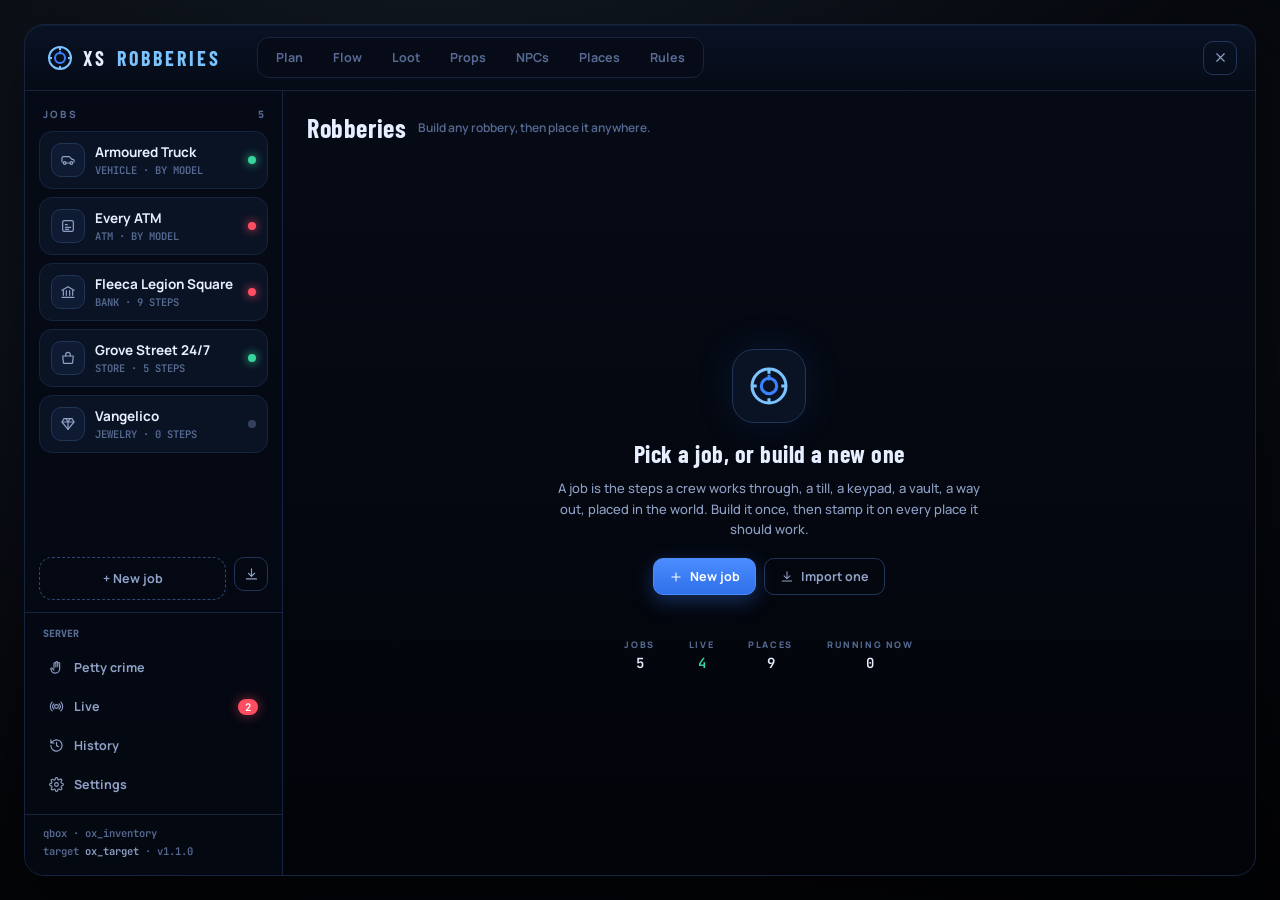
<file: html/preview.html>
<!DOCTYPE html>
<html lang="en">
<head>
    <meta charset="UTF-8">
    <meta name="viewport" content="width=device-width, initial-scale=1.0">
    <title>XS-Robberies preview</title>
    <link rel="preconnect" href="https://fonts.googleapis.com">
    <link rel="preconnect" href="https://fonts.gstatic.com" crossorigin>
    <link href="https://fonts.googleapis.com/css2?family=Barlow+Condensed:wght@500;600;700&family=Manrope:wght@500;600;700;800&family=JetBrains+Mono:wght@500;600;700&display=swap" rel="stylesheet">
    <link rel="stylesheet" href="css/app.css">
    <link rel="stylesheet" href="css/play.css">
</head>
<body style="background:radial-gradient(1400px 900px at 30% 20%,#3a4d63,#141c26 60%,#080b10)">
<div id="hud" class="hidden"></div>
<div id="minigame" class="hidden"></div>
<div id="app" class="hidden"></div>
<div id="toasts"></div>

<script src="js/core.js"></script>
<script src="js/mock-catalogue.js"></script>
<script src="js/mock.js"></script>
<script src="js/model.js"></script>
<script src="js/hud.js"></script>
<script src="js/minigames.js"></script>
<script src="js/steps.js"></script>
<script src="js/views/plan.js"></script>
<script src="js/views/flow.js"></script>
<script src="js/views/loot.js"></script>
<script src="js/views/props.js"></script>
<script src="js/views/npcs.js"></script>
<script src="js/views/places.js"></script>
<script src="js/views/rules.js"></script>
<script src="js/views/server.js"></script>
<script src="js/views/petty.js"></script>
<script src="js/inspector.js"></script>
<script src="js/setup.js"></script>
<script src="js/app.js"></script>
</body>
</html>
</file>
<file: html/css/app.css>
:root {
    --bg0: #020409;
    --bg1: #060b17;
    --bg2: #0a1324;
    --bg3: #0f1b33;
    --bg4: #142440;
    --line: #16243f;
    --line2: #213558;
    --line3: #2d4774;
    --ink: #e6eeff;
    --ink2: #8fa1c6;
    --ink3: #566a92;
    --blue: #3b82ff;
    --blue2: #5aa2ff;
    --ice: #7cc4ff;
    --red: #ff4d61;
    --gold: #ffc35a;
    --green: #39d49b;
    --violet: #a98bff;
    --pink: #ff5d73;
    --blue-dim: rgba(59, 130, 255, .14);
    --red-dim: rgba(255, 77, 97, .13);
    --gold-dim: rgba(255, 195, 90, .13);
    --green-dim: rgba(57, 212, 155, .12);
    --font-ui: 'Manrope', system-ui, sans-serif;
    --font-head: 'Barlow Condensed', 'Manrope', sans-serif;
    --font-mono: 'JetBrains Mono', ui-monospace, monospace;
    --ease: cubic-bezier(.2, .8, .2, 1);
}

* { box-sizing: border-box; margin: 0; padding: 0; }

html, body {
    width: 100%;
    height: 100%;
    overflow: hidden;
    background: transparent;
    font-family: var(--font-ui);
    color: var(--ink);
    -webkit-font-smoothing: antialiased;
    user-select: none;
}

.hidden { display: none !important; }

::-webkit-scrollbar { width: 8px; height: 8px; }
::-webkit-scrollbar-track { background: transparent; }
::-webkit-scrollbar-thumb { background: var(--line2); border-radius: 8px; border: 2px solid transparent; background-clip: padding-box; }
::-webkit-scrollbar-thumb:hover { background: var(--line3); background-clip: padding-box; }

input, textarea, select, button { font-family: inherit; color: inherit; }
input, textarea { user-select: text; }

#app {
    position: fixed;
    inset: 0;
    display: grid;
    place-items: center;
    background: radial-gradient(1200px 700px at 50% 40%, rgba(2, 6, 16, .55), rgba(0, 0, 0, .72));
    transition: opacity .25s var(--ease);
}

#app.suspended { opacity: 0; pointer-events: none; }

.window {
    position: relative;
    width: min(1560px, calc(100vw - 48px));
    height: min(880px, calc(100vh - 48px));
    border-radius: 20px;
    overflow: hidden;
    background: linear-gradient(180deg, var(--bg1), var(--bg0));
    border: 1px solid var(--line);
    box-shadow: 0 30px 90px rgba(0, 0, 0, .7), inset 0 1px 0 rgba(124, 196, 255, .06);
    display: grid;
    grid-template-rows: 66px 1fr;
    animation: windowIn .38s var(--ease);
}

@keyframes windowIn {
    from { opacity: 0; transform: translateY(14px) scale(.985); }
    to { opacity: 1; transform: none; }
}

.top {
    display: flex;
    align-items: center;
    gap: 14px;
    padding: 0 18px 0 22px;
    border-bottom: 1px solid var(--line);
    background: linear-gradient(180deg, rgba(59, 130, 255, .06), transparent);
}

.logo {
    display: flex;
    align-items: center;
    gap: 10px;
    font: 700 20px var(--font-head);
    letter-spacing: 3px;
    white-space: nowrap;
}

.logo b { color: var(--ice); font-weight: 700; }
.logo svg { flex-shrink: 0; }
.logo .dial { transform-origin: 13px 13px; animation: dial 14s linear infinite; }

@keyframes dial { to { transform: rotate(360deg); } }

.tabs {
    display: flex;
    gap: 2px;
    margin-left: 22px;
    padding: 4px;
    border-radius: 12px;
    background: var(--bg1);
    border: 1px solid var(--line);
    position: relative;
}

.tab {
    position: relative;
    z-index: 1;
    padding: 7px 14px;
    border-radius: 9px;
    font: 700 12.5px var(--font-ui);
    color: var(--ink2);
    cursor: pointer;
    transition: color .2s;
    white-space: nowrap;
}

.tab:hover { color: var(--ink); }
.tab.on { color: var(--ink); }
.tab .n { margin-left: 6px; font: 600 10.5px var(--font-mono); color: var(--ink3); }
.tab.on .n { color: var(--ice); }
.tabs.off .tab { color: var(--ink3); }
.tabs.off .tab-glider { opacity: 0; }

.tab-glider {
    position: absolute;
    z-index: 0;
    top: 4px;
    bottom: 4px;
    border-radius: 9px;
    background: var(--bg3);
    box-shadow: inset 0 0 0 1px var(--line2), 0 0 18px rgba(59, 130, 255, .15);
    transition: left .28s var(--ease), width .28s var(--ease), opacity .2s;
}

.top-actions { margin-left: auto; display: flex; align-items: center; gap: 8px; }

.btn {
    display: inline-flex;
    align-items: center;
    justify-content: center;
    gap: 7px;
    padding: 9px 15px;
    border-radius: 10px;
    border: 1px solid var(--line2);
    background: transparent;
    font: 700 12.5px var(--font-ui);
    color: var(--ink2);
    cursor: pointer;
    white-space: nowrap;
    transition: background .18s, border-color .18s, color .18s, transform .12s, box-shadow .18s;
}

.btn:hover { color: var(--ink); border-color: var(--line3); background: rgba(124, 196, 255, .05); }
.btn:active { transform: scale(.97); }
.btn:disabled { opacity: .45; cursor: default; transform: none; }
.btn svg { flex-shrink: 0; }

.btn.primary {
    background: linear-gradient(180deg, #4b8dff, #2f6fe8);
    border-color: #4b8dff;
    color: #fff;
    box-shadow: 0 6px 20px rgba(59, 130, 255, .32);
}

.btn.primary:hover { background: linear-gradient(180deg, #5b98ff, #3a78ef); color: #fff; }
.btn.primary.pulse { animation: savePulse 1.8s ease-in-out infinite; }

@keyframes savePulse {
    0%, 100% { box-shadow: 0 6px 20px rgba(59, 130, 255, .32); }
    50% { box-shadow: 0 6px 28px rgba(59, 130, 255, .62), 0 0 0 3px rgba(59, 130, 255, .18); }
}

.btn.danger { color: #ff8a97; border-color: rgba(255, 77, 97, .35); }
.btn.danger:hover { background: var(--red-dim); color: #ffb3bc; border-color: rgba(255, 77, 97, .6); }
.btn.live { color: var(--green); border-color: rgba(57, 212, 155, .4); background: var(--green-dim); }
.btn.sm { padding: 6px 10px; font-size: 11.5px; border-radius: 8px; }
.btn.xs { padding: 4px 8px; font-size: 11px; border-radius: 7px; }
.btn.ghost { border-color: transparent; }
.btn.ghost:hover { border-color: var(--line2); }
.btn.wide { width: 100%; }

.icon-btn {
    width: 34px;
    height: 34px;
    border-radius: 10px;
    border: 1px solid var(--line2);
    background: transparent;
    display: grid;
    place-items: center;
    color: var(--ink2);
    cursor: pointer;
    transition: all .18s;
}

.icon-btn:hover { color: var(--ink); border-color: var(--line3); background: rgba(124, 196, 255, .06); }
.icon-btn.on { color: #fff; background: var(--blue); border-color: var(--blue); }

.body {
    display: grid;
    grid-template-columns: 258px 1fr 362px;
    min-height: 0;
}

.body.wide { grid-template-columns: 258px 1fr 0; }
.body.wide .inspector { display: none; }

.rail {
    border-right: 1px solid var(--line);
    background: rgba(6, 11, 23, .6);
    display: flex;
    flex-direction: column;
    min-height: 0;
}

.rail-head {
    display: flex;
    align-items: center;
    justify-content: space-between;
    padding: 16px 18px 8px;
    font: 800 10px var(--font-ui);
    letter-spacing: 2.2px;
    color: var(--ink3);
}

.rail-head span:last-child { font-family: var(--font-mono); letter-spacing: 0; }

.jobs {
    flex: 1;
    min-height: 0;
    overflow-y: auto;
    padding: 2px 14px 10px;
    display: flex;
    flex-direction: column;
    gap: 8px;
}

.job {
    display: grid;
    grid-template-columns: 34px 1fr auto;
    gap: 2px 10px;
    align-items: center;
    padding: 11px;
    border-radius: 13px;
    background: var(--bg2);
    border: 1px solid var(--line);
    cursor: pointer;
    transition: border-color .2s, background .2s, transform .15s;
    animation: rise .35s var(--ease) backwards;
}

.job:hover { border-color: var(--line3); transform: translateX(2px); }

.job .ic {
    grid-row: span 2;
    width: 34px;
    height: 34px;
    border-radius: 10px;
    background: var(--bg3);
    border: 1px solid var(--line2);
    display: grid;
    place-items: center;
    color: var(--ink2);
}

.job .nm { font: 700 13.5px var(--font-ui); white-space: nowrap; overflow: hidden; text-overflow: ellipsis; }
.job .k { font: 600 10.5px var(--font-mono); color: var(--ink3); white-space: nowrap; overflow: hidden; text-overflow: ellipsis; }

.job .d {
    grid-row: span 2;
    width: 8px;
    height: 8px;
    border-radius: 50%;
    background: #33415e;
}

.job .d.live { background: var(--green); box-shadow: 0 0 10px var(--green); }
.job .d.running { background: var(--red); box-shadow: 0 0 10px var(--red); animation: blink 1.1s ease-in-out infinite; }

.job.on {
    border-color: rgba(59, 130, 255, .6);
    background: linear-gradient(180deg, rgba(59, 130, 255, .14), rgba(59, 130, 255, .04));
    box-shadow: 0 0 0 1px rgba(59, 130, 255, .22), 0 10px 30px rgba(59, 130, 255, .08);
}

.job.on .ic { background: rgba(59, 130, 255, .2); border-color: rgba(59, 130, 255, .5); color: var(--ice); }

@keyframes rise {
    from { opacity: 0; transform: translateY(6px); }
    to { opacity: 1; transform: none; }
}

@keyframes blink { 50% { opacity: .35; } }

.rail-new { padding: 0 14px 12px; display: grid; grid-template-columns: 1fr auto; gap: 8px; }

.new-job {
    padding: 12px;
    border-radius: 13px;
    border: 1px dashed var(--line3);
    background: transparent;
    text-align: center;
    font: 700 12.5px var(--font-ui);
    color: var(--ink2);
    cursor: pointer;
    transition: all .2s;
}

.new-job:hover { color: var(--ice); border-color: var(--blue2); background: var(--blue-dim); }

.server-nav { padding: 10px 14px 12px; border-top: 1px solid var(--line); display: flex; flex-direction: column; gap: 4px; }

.server-nav .rail-head { padding: 4px 4px 6px; }

.nav-row {
    display: flex;
    align-items: center;
    gap: 10px;
    padding: 9px 10px;
    border-radius: 10px;
    font: 700 12.5px var(--font-ui);
    color: var(--ink2);
    cursor: pointer;
    transition: all .18s;
}

.nav-row:hover { background: var(--bg2); color: var(--ink); }
.nav-row.on { background: var(--bg3); color: var(--ink); box-shadow: inset 0 0 0 1px var(--line2); }
.nav-row .cnt { margin-left: auto; font: 700 10.5px var(--font-mono); color: var(--ink3); }
.nav-row .cnt.hot { color: #fff; background: var(--red); padding: 1px 7px; border-radius: 99px; box-shadow: 0 0 12px rgba(255, 77, 97, .5); }

.rail-foot {
    padding: 10px 18px 14px;
    font: 600 10.5px var(--font-mono);
    color: var(--ink3);
    line-height: 1.7;
    border-top: 1px solid var(--line);
}

.rail-foot b { color: var(--ink2); font-weight: 600; }

.main { position: relative; min-width: 0; min-height: 0; display: flex; flex-direction: column; }

.main-head {
    display: flex;
    align-items: center;
    gap: 12px;
    padding: 16px 24px 0;
    min-height: 56px;
}

.main-head h2 {
    font: 700 26px var(--font-head);
    letter-spacing: .6px;
    white-space: nowrap;
    overflow: hidden;
    text-overflow: ellipsis;
    max-width: 46%;
}

.main-head .sub { font: 600 12px var(--font-ui); color: var(--ink3); }

.chip {
    padding: 4px 9px;
    border-radius: 7px;
    font: 800 10px var(--font-ui);
    letter-spacing: 1.6px;
    background: var(--bg3);
    border: 1px solid var(--line2);
    color: var(--ice);
    white-space: nowrap;
}

.chip.live { color: var(--green); border-color: rgba(57, 212, 155, .4); background: rgba(57, 212, 155, .08); }
.chip.draft { color: var(--ink2); }
.chip.warn { color: var(--gold); border-color: rgba(255, 195, 90, .4); background: var(--gold-dim); }
.chip.bad { color: #ff8a97; border-color: rgba(255, 77, 97, .4); background: var(--red-dim); }
.chip.dirty { color: var(--gold); border-color: rgba(255, 195, 90, .35); background: transparent; }

.kpis { margin-left: auto; display: flex; gap: 20px; }
.kpi small { display: block; font: 800 9.5px var(--font-ui); letter-spacing: 1.8px; color: var(--ink3); }
.kpi b { font: 600 15px var(--font-mono); white-space: nowrap; }

.view {
    position: relative;
    flex: 1;
    min-height: 0;
    padding: 14px 16px 16px;
    animation: viewIn .3s var(--ease);
}

.view.scroll { overflow-y: auto; padding: 14px 24px 24px; }

@keyframes viewIn {
    from { opacity: 0; transform: translateY(8px); }
    to { opacity: 1; transform: none; }
}

.inspector {
    border-left: 1px solid var(--line);
    background: rgba(6, 11, 23, .6);
    min-height: 0;
    overflow-y: auto;
    padding: 18px;
}

.inspector > * { animation: rise .3s var(--ease) backwards; }

.canvas {
    position: absolute;
    inset: 0;
    border-radius: 16px;
    border: 1px solid var(--line);
    overflow: hidden;
    background:
        linear-gradient(rgba(124, 196, 255, .05) 1px, transparent 1px) 0 0 / 100px 100px,
        linear-gradient(90deg, rgba(124, 196, 255, .05) 1px, transparent 1px) 0 0 / 100px 100px,
        linear-gradient(rgba(124, 196, 255, .022) 1px, transparent 1px) 0 0 / 20px 20px,
        linear-gradient(90deg, rgba(124, 196, 255, .022) 1px, transparent 1px) 0 0 / 20px 20px,
        radial-gradient(700px 480px at 55% 45%, #0b1a36, #060c1a 70%, #04080f);
}

.canvas svg.stage { position: absolute; inset: 0; width: 100%; height: 100%; cursor: grab; }
.canvas svg.stage.drag { cursor: grabbing; }

.canvas-wrap { position: absolute; inset: 14px 16px 62px; }
.canvas-wrap.full { inset: 14px 16px 16px; }

.overlay-tools { position: absolute; left: 14px; top: 14px; display: flex; flex-direction: column; gap: 6px; z-index: 2; }
.overlay-tools .icon-btn { background: rgba(10, 19, 36, .94); }

.legend {
    position: absolute;
    right: 14px;
    top: 14px;
    z-index: 2;
    padding: 10px 12px;
    border-radius: 12px;
    background: rgba(6, 11, 23, .94);
    border: 1px solid var(--line2);
    display: grid;
    gap: 6px;
    font: 600 11px var(--font-ui);
    color: var(--ink2);
}

.legend span { display: flex; align-items: center; gap: 8px; }
.legend i { width: 16px; height: 0; border-top: 2px dashed var(--blue); }
.legend i.dot { width: 9px; height: 9px; border: none; border-radius: 50%; background: var(--red); }
.legend i.sq { width: 9px; height: 9px; border: 1.5px solid var(--green); border-radius: 2px; }
.legend i.ring { width: 9px; height: 9px; border: 1.5px dashed var(--gold); border-radius: 50%; }
.legend i.ped { width: 10px; height: 10px; border: 1.5px solid var(--pink); border-radius: 50%; background: rgba(255, 93, 115, .14); }
.legend i.anchor { width: 11px; height: 11px; border: 1.5px solid var(--gold); border-radius: 50%; position: relative; }
.legend i.anchor::after { content: ""; position: absolute; inset: 3px; border-radius: 50%; background: var(--gold); }

.strip {
    position: absolute;
    left: 16px;
    right: 16px;
    bottom: 12px;
    height: 40px;
    display: flex;
    align-items: center;
    gap: 8px;
    font: 600 11.5px var(--font-ui);
    color: var(--ink3);
    overflow: hidden;
}

.strip .pill {
    padding: 6px 10px;
    border-radius: 8px;
    background: var(--bg2);
    border: 1px solid var(--line);
    color: var(--ink2);
    font: 600 11px var(--font-mono);
    white-space: nowrap;
    cursor: pointer;
    transition: all .18s;
}

.strip .pill:hover { border-color: var(--line3); color: var(--ink); }
.strip .pill.on { border-color: rgba(59, 130, 255, .55); color: var(--ice); }
.strip .pill.off { opacity: .55; text-decoration: line-through; }
.strip .push { margin-left: auto; white-space: nowrap; }

.marker { cursor: pointer; }
.marker .ring { transition: r .2s; }
.marker:hover .face { stroke-width: 3; }
.marker.sel .pulse { animation: pulse 1.8s ease-out infinite; transform-box: fill-box; transform-origin: center; }

@keyframes pulse {
    0% { transform: scale(.7); opacity: .7; }
    100% { transform: scale(1.9); opacity: 0; }
}

.route { animation: dash 1.1s linear infinite; }
.route.slow { animation-duration: 2.2s; }

@keyframes dash { to { stroke-dashoffset: -15; } }

.tip {
    position: absolute;
    z-index: 5;
    pointer-events: none;
    padding: 8px 10px;
    border-radius: 9px;
    background: rgba(4, 8, 18, .97);
    border: 1px solid var(--line3);
    font: 600 11.5px var(--font-ui);
    color: var(--ink);
    white-space: nowrap;
    box-shadow: 0 10px 30px rgba(0, 0, 0, .5);
    transform: translate(-50%, calc(-100% - 14px));
}

.tip small { display: block; font: 600 10.5px var(--font-mono); color: var(--ink3); margin-top: 2px; }

.empty {
    position: absolute;
    inset: 0;
    display: flex;
    flex-direction: column;
    align-items: center;
    justify-content: center;
    gap: 10px;
    text-align: center;
    padding: 30px;
}

.empty.inline { position: relative; padding: 50px 20px; }
.empty .mark { width: 74px; height: 74px; border-radius: 22px; display: grid; place-items: center; background: var(--bg2); border: 1px solid var(--line2); color: var(--ice); margin-bottom: 6px; box-shadow: 0 0 40px rgba(59, 130, 255, .12); }
.empty h3 { font: 700 24px var(--font-head); letter-spacing: .5px; }
.empty p { max-width: 430px; font: 500 13px/1.6 var(--font-ui); color: var(--ink2); }
.empty .row { display: flex; gap: 8px; margin-top: 8px; }

.flow-scroll { position: absolute; inset: 0; overflow: auto; }
.flow-board { position: relative; }
.flow-board svg { position: absolute; left: 0; top: 0; pointer-events: none; overflow: visible; }

.colh { position: absolute; font: 800 9.5px var(--font-ui); letter-spacing: 2px; color: var(--ink3); white-space: nowrap; }

.node {
    position: absolute;
    width: 172px;
    padding: 10px 11px 9px;
    border-radius: 12px;
    background: linear-gradient(180deg, #0f1b33, #0b1428);
    border: 1px solid var(--line2);
    box-shadow: 0 10px 26px rgba(0, 0, 0, .45);
    cursor: pointer;
    transition: border-color .2s, transform .18s, box-shadow .2s;
    animation: rise .35s var(--ease) backwards;
}

.node:hover { transform: translateY(-2px); border-color: var(--line3); }
.node::before { content: ''; position: absolute; left: 10px; right: 10px; top: -1px; height: 2px; border-radius: 2px; background: var(--c, var(--blue)); }
.node .k { font: 800 9px var(--font-ui); letter-spacing: 1.8px; color: var(--c, var(--ice)); text-transform: uppercase; white-space: nowrap; overflow: hidden; text-overflow: ellipsis; padding-right: 12px; }
.node .n { font: 700 14px var(--font-ui); margin: 2px 0 4px; white-space: nowrap; overflow: hidden; text-overflow: ellipsis; }
.node .m { font: 500 10.5px/1.5 var(--font-mono); color: var(--ink3); white-space: nowrap; overflow: hidden; text-overflow: ellipsis; }
.node.sel { border-color: var(--blue); box-shadow: 0 0 0 3px rgba(59, 130, 255, .25), 0 0 30px rgba(59, 130, 255, .22); }
.node.opt { border-style: dashed; background: rgba(10, 19, 36, .6); }
.node.off { opacity: .45; }
.node .pd { position: absolute; right: 9px; top: 10px; width: 7px; height: 7px; border-radius: 50%; background: var(--red); box-shadow: 0 0 8px var(--red); }
.node .warn { color: var(--gold); }

.clock { position: absolute; left: 16px; right: 16px; bottom: 10px; height: 44px; }
.clock label { position: absolute; left: 0; top: 13px; font: 800 10px var(--font-ui); letter-spacing: 1.6px; color: var(--ink3); white-space: nowrap; }
.clock label b { color: var(--ink); font-family: var(--font-mono); letter-spacing: 0; }
.clock .track { position: absolute; left: 112px; right: 0; top: 18px; height: 8px; border-radius: 99px; background: var(--bg2); border: 1px solid var(--line); overflow: hidden; display: flex; }
.clock .track i { display: block; height: 100%; transition: width .4s var(--ease); }
.clock .mk { position: absolute; top: 4px; bottom: 0; width: 2px; }
.clock .mk b { position: absolute; top: -2px; left: 6px; font: 800 9px var(--font-ui); letter-spacing: 1.4px; white-space: nowrap; }

.sec { margin-bottom: 18px; }
.sec-title {
    display: flex;
    align-items: center;
    gap: 10px;
    font: 800 10px var(--font-ui);
    letter-spacing: 2px;
    color: var(--ink3);
    text-transform: uppercase;
    margin: 4px 0 10px;
}

.sec-title::after { content: ''; flex: 1; height: 1px; background: var(--line); }
.sec-title .act { order: 2; }

.hint { font: 500 12px/1.55 var(--font-ui); color: var(--ink3); }
.hint b { color: var(--ink2); }

.grid2 { display: grid; grid-template-columns: 1fr 1fr; gap: 10px; }
.grid3 { display: grid; grid-template-columns: repeat(3, 1fr); gap: 10px; }
.grid4 { display: grid; grid-template-columns: repeat(4, 1fr); gap: 10px; }

.f { display: flex; flex-direction: column; gap: 5px; min-width: 0; }
.f.wide { grid-column: 1 / -1; }
.f > label, .f-label {
    font: 800 9.5px var(--font-ui);
    letter-spacing: 1.6px;
    color: var(--ink3);
    text-transform: uppercase;
    white-space: nowrap;
    overflow: hidden;
    text-overflow: ellipsis;
}

.f .fh { font: 500 11px/1.5 var(--font-ui); color: var(--ink3); }

.inp, .f input[type=text], .f input[type=number], .f select, .f textarea, select.sel {
    width: 100%;
    padding: 9px 11px;
    border-radius: 10px;
    background: var(--bg1);
    border: 1px solid var(--line2);
    font: 600 12.5px var(--font-mono);
    color: var(--ink);
    outline: none;
    transition: border-color .18s, box-shadow .18s;
}

.f textarea { min-height: 120px; resize: vertical; font-size: 11.5px; line-height: 1.5; }
.inp:focus, .f input:focus, .f select:focus, .f textarea:focus, select.sel:focus { border-color: var(--blue); box-shadow: 0 0 0 3px rgba(59, 130, 255, .18); }
.f select, select.sel { appearance: none; cursor: pointer; background-image: linear-gradient(45deg, transparent 50%, var(--ink3) 50%), linear-gradient(135deg, var(--ink3) 50%, transparent 50%); background-position: calc(100% - 15px) 52%, calc(100% - 10px) 52%; background-size: 5px 5px, 5px 5px; background-repeat: no-repeat; padding-right: 26px; font-family: var(--font-ui); font-weight: 700; }
.f select option, select.sel option { background: var(--bg2); color: var(--ink); }
input[type=number]::-webkit-inner-spin-button, input[type=number]::-webkit-outer-spin-button { -webkit-appearance: none; margin: 0; }

.unit { position: relative; }
.unit input { padding-right: 38px !important; }
.unit em { position: absolute; right: 11px; top: 50%; transform: translateY(-50%); font: 600 11px var(--font-mono); color: var(--ink3); font-style: normal; pointer-events: none; }

.seg { display: flex; padding: 3px; border-radius: 10px; background: var(--bg1); border: 1px solid var(--line2); gap: 2px; }
.seg button { flex: 1; padding: 6px 4px; border-radius: 7px; border: none; background: transparent; font: 700 11.5px var(--font-ui); color: var(--ink3); cursor: pointer; transition: all .18s; white-space: nowrap; overflow: hidden; text-overflow: ellipsis; }
.seg button:hover { color: var(--ink); }
.seg button.on { background: var(--bg3); color: var(--ink); box-shadow: inset 0 0 0 1px rgba(59, 130, 255, .55); }

.switch { display: flex; align-items: center; justify-content: space-between; gap: 12px; padding: 9px 11px; border-radius: 10px; background: var(--bg1); border: 1px solid var(--line2); font: 700 12px var(--font-ui); color: var(--ink2); cursor: pointer; }
.switch input { display: none; }
.switch .sw { position: relative; width: 34px; height: 19px; border-radius: 99px; background: var(--line2); flex-shrink: 0; transition: background .2s, box-shadow .2s; }
.switch .sw::after { content: ''; position: absolute; left: 3px; top: 3px; width: 13px; height: 13px; border-radius: 50%; background: #a8b6d4; transition: transform .22s var(--ease), background .2s; }
.switch input:checked + .sw { background: var(--blue); box-shadow: 0 0 12px rgba(59, 130, 255, .4); }
.switch input:checked + .sw::after { transform: translateX(15px); background: #fff; }
.switch.bare { padding: 0; background: none; border: none; justify-content: flex-start; }
.f > label.switch { font: 700 12px var(--font-ui); letter-spacing: 0; text-transform: none; color: var(--ink2); overflow: visible; white-space: normal; }
.switch span.t { flex: 1; }

.tags { display: flex; flex-wrap: wrap; gap: 6px; }
.tag {
    padding: 5px 9px;
    border-radius: 8px;
    background: var(--bg1);
    border: 1px solid var(--line2);
    font: 700 11px var(--font-ui);
    color: var(--ink3);
    cursor: pointer;
    transition: all .18s;
}

.tag:hover { color: var(--ink); border-color: var(--line3); }
.tag.on { background: rgba(59, 130, 255, .14); border-color: rgba(59, 130, 255, .45); color: #b9d8ff; }
.tag.static { cursor: default; }

.coords { display: grid; grid-template-columns: repeat(2, 1fr); gap: 6px; }
.coords .unit input { padding: 8px 22px 8px 8px !important; font-size: 11px; }
.coords .unit em { right: 7px; font-size: 10px; }

.ins-head { display: flex; align-items: center; gap: 12px; padding-bottom: 12px; margin-bottom: 14px; border-bottom: 1px solid var(--line); }
.ins-head .num { width: 42px; height: 42px; border-radius: 12px; background: var(--c, var(--blue)); display: grid; place-items: center; font: 700 17px var(--font-mono); color: #04101f; box-shadow: 0 0 22px var(--cg, rgba(59, 130, 255, .5)); flex-shrink: 0; }
.ins-head .k { font: 800 10px var(--font-ui); letter-spacing: 2px; color: var(--c, var(--ice)); text-transform: uppercase; }
.ins-head input.title { width: 100%; background: transparent; border: none; outline: none; font: 700 22px var(--font-head); letter-spacing: .4px; color: var(--ink); padding: 0; border-bottom: 1px dashed transparent; }
.ins-head input.title:focus { border-bottom-color: var(--line3); }
.ins-head .grow { flex: 1; min-width: 0; }

.ins-actions { display: grid; grid-template-columns: repeat(4, 1fr); gap: 6px; margin-bottom: 14px; }
.ins-actions .btn { padding: 7px 4px; font-size: 11px; }

.more {
    display: flex;
    align-items: center;
    justify-content: center;
    gap: 8px;
    padding: 10px;
    border-radius: 11px;
    border: 1px dashed var(--line2);
    font: 700 12px var(--font-ui);
    color: var(--ink2);
    cursor: pointer;
    transition: all .18s;
    margin: 4px 0 14px;
}

.more:hover { color: var(--ice); border-color: var(--blue2); }
.more .car { transition: transform .2s; }
.more.open .car { transform: rotate(180deg); }

.fold { display: grid; grid-template-rows: 0fr; transition: grid-template-rows .3s var(--ease); }
.fold.open { grid-template-rows: 1fr; }
.fold > div { overflow: hidden; }

.issues { display: flex; flex-direction: column; gap: 6px; }
.issue { display: flex; gap: 10px; align-items: flex-start; padding: 9px 11px; border-radius: 10px; font: 600 12px/1.5 var(--font-ui); border: 1px solid; }

.door-list { display: flex; flex-direction: column; gap: 8px; }
.door-card { padding: 8px 10px 10px; border-radius: 10px; background: var(--bg2); border: 1px solid var(--line); }
.door-row { display: flex; align-items: center; gap: 10px; }
.door-opts { display: flex; align-items: center; gap: 8px; margin-top: 8px; }
.door-opts .seg { flex: 1; }
.door-angle { width: 92px; flex-shrink: 0; }
.door-angle input { padding: 7px 26px 7px 10px !important; }
.door-angle em { right: 9px; }
.door-row .door-ic { width: 28px; height: 28px; border-radius: 8px; display: grid; place-items: center; color: var(--ice); background: rgba(59, 130, 255, .12); flex-shrink: 0; }
.door-row .grow { flex: 1; min-width: 0; }
.door-row .icon-btn { width: 28px; height: 28px; border-radius: 8px; flex-shrink: 0; }
.door-row b { display: block; font: 700 12.5px var(--font-ui); white-space: nowrap; overflow: hidden; text-overflow: ellipsis; }
.door-row small { display: block; font: 600 10.5px var(--font-mono); color: var(--ink3); white-space: nowrap; overflow: hidden; text-overflow: ellipsis; }
.issue i { flex-shrink: 0; width: 18px; height: 18px; border-radius: 6px; display: grid; place-items: center; font: 800 11px var(--font-mono); font-style: normal; margin-top: 1px; }
.issue.error { background: var(--red-dim); border-color: rgba(255, 77, 97, .35); color: #ffc2c9; }
.issue.error i { background: var(--red); color: #1c0408; }
.issue.warn { background: var(--gold-dim); border-color: rgba(255, 195, 90, .3); color: #ffe3b0; }
.issue.warn i { background: var(--gold); color: #241603; }
.issue.ok { background: var(--green-dim); border-color: rgba(57, 212, 155, .3); color: #bff3df; }
.issue.ok i { background: var(--green); color: #032217; }
.issue[data-stage] { cursor: pointer; }
.issue[data-stage]:hover { filter: brightness(1.15); }

.card {
    padding: 14px;
    border-radius: 14px;
    background: var(--bg2);
    border: 1px solid var(--line);
    transition: border-color .2s, transform .18s, box-shadow .2s;
    animation: rise .35s var(--ease) backwards;
}

.card.click { cursor: pointer; }
.card.click:hover { border-color: var(--line3); transform: translateY(-2px); }
.card.on { border-color: rgba(59, 130, 255, .6); box-shadow: 0 0 0 1px rgba(59, 130, 255, .22); }
.card-head { display: flex; align-items: flex-start; justify-content: space-between; gap: 10px; }
.card-title { font: 700 14.5px var(--font-ui); white-space: nowrap; overflow: hidden; text-overflow: ellipsis; }
.card-sub { font: 600 11px var(--font-mono); color: var(--ink3); margin-top: 3px; white-space: nowrap; overflow: hidden; text-overflow: ellipsis; }
.cards { display: grid; grid-template-columns: repeat(auto-fill, minmax(250px, 1fr)); gap: 12px; }
.card-row { display: flex; gap: 6px; margin-top: 12px; flex-wrap: wrap; }
.stat-row { display: flex; gap: 18px; margin-top: 12px; padding-top: 11px; border-top: 1px solid var(--line); }
.stat small { display: block; font: 800 9px var(--font-ui); letter-spacing: 1.6px; color: var(--ink3); }
.stat b { font: 600 14px var(--font-mono); }

.table { width: 100%; border-collapse: separate; border-spacing: 0; font-size: 12.5px; }
.table th { text-align: left; padding: 9px 12px; font: 800 9.5px var(--font-ui); letter-spacing: 1.6px; color: var(--ink3); text-transform: uppercase; border-bottom: 1px solid var(--line); white-space: nowrap; }
.table td { padding: 10px 12px; border-bottom: 1px solid var(--line); vertical-align: middle; font-weight: 600; }
.table tr:last-child td { border-bottom: none; }
.table tbody tr { transition: background .15s; }
.table tbody tr:hover { background: rgba(124, 196, 255, .03); }
.table .mono { font-family: var(--font-mono); font-size: 11.5px; color: var(--ink2); }
.table-box { border-radius: 14px; border: 1px solid var(--line); background: var(--bg2); overflow: hidden; }

.badge { display: inline-flex; align-items: center; gap: 6px; padding: 3px 8px; border-radius: 7px; font: 800 9.5px var(--font-ui); letter-spacing: 1.2px; text-transform: uppercase; background: var(--bg3); color: var(--ink2); border: 1px solid var(--line2); white-space: nowrap; }
.badge.on { color: var(--green); border-color: rgba(57, 212, 155, .35); background: var(--green-dim); }
.badge.bad { color: #ff8a97; border-color: rgba(255, 77, 97, .35); background: var(--red-dim); }
.badge.warn { color: var(--gold); border-color: rgba(255, 195, 90, .35); background: var(--gold-dim); }
.badge.info { color: var(--ice); border-color: rgba(124, 196, 255, .3); background: var(--blue-dim); }

.take { display: grid; grid-template-columns: 40px minmax(140px, 1.4fr) 110px 110px 150px 130px 34px; gap: 10px; align-items: center; padding: 10px 12px; border-bottom: 1px solid var(--line); }
.take.head { padding-top: 0; font: 800 9.5px var(--font-ui); letter-spacing: 1.6px; color: var(--ink3); text-transform: uppercase; }
.take .tn { min-width: 0; }
.take .tn b { display: block; font: 700 13px var(--font-ui); white-space: nowrap; overflow: hidden; text-overflow: ellipsis; }
.take .tn small { font: 600 10.5px var(--font-mono); color: var(--ink3); }
.take .inp { padding: 7px 9px; font-size: 12px; }
.take select.sel { padding: 7px 26px 7px 9px; font-size: 11.5px; }
.take-items { padding: 4px 12px 12px 62px; border-bottom: 1px solid var(--line); background: rgba(4, 8, 18, .35); }
.item-row { display: grid; grid-template-columns: 1fr 80px 80px 84px 30px; gap: 8px; margin-top: 8px; align-items: start; }
.type-dot { width: 32px; height: 32px; border-radius: 10px; display: grid; place-items: center; background: var(--cd); border: 1px solid var(--cb); color: var(--c); }

.sum-bar { display: flex; align-items: center; gap: 22px; padding: 14px 16px; border-radius: 14px; background: linear-gradient(180deg, rgba(57, 212, 155, .08), rgba(57, 212, 155, .02)); border: 1px solid rgba(57, 212, 155, .25); margin-bottom: 16px; }
.sum-bar .big { font: 700 28px var(--font-head); color: var(--green); letter-spacing: .5px; }

.pay-type { display: grid; grid-template-columns: repeat(3, 1fr); gap: 10px; }
.pay-opt { position: relative; padding: 14px; border-radius: 14px; background: var(--bg2); border: 1px solid var(--line); cursor: pointer; transition: all .2s; }
.pay-opt:hover { border-color: var(--line3); }
.pay-opt.on { border-color: var(--blue); background: linear-gradient(180deg, rgba(59, 130, 255, .14), rgba(59, 130, 255, .03)); box-shadow: 0 0 0 1px rgba(59, 130, 255, .3); }
.pay-opt b { display: block; font: 700 14px var(--font-ui); margin: 8px 0 3px; }
.pay-opt small { font: 500 11.5px/1.45 var(--font-ui); color: var(--ink3); }
.pay-opt svg { color: var(--ice); }
.pay-opt.on::after { content: ''; position: absolute; right: 12px; top: 12px; width: 10px; height: 10px; border-radius: 50%; background: var(--blue); box-shadow: 0 0 10px var(--blue); }

.prop-card .ic { width: 100%; height: 92px; border-radius: 10px; background: radial-gradient(120px 70px at 50% 35%, #172645, #0b1426); border: 1px solid var(--line); display: grid; place-items: center; margin-bottom: 10px; color: var(--ice); }

.modal-back {
    position: absolute;
    inset: 0;
    z-index: 20;
    display: flex;
    align-items: center;
    justify-content: center;
    padding: 30px 20px;
    background: rgba(1, 3, 9, .72);
    animation: fade .2s ease;
}

@keyframes fade { from { opacity: 0; } }

.modal {
    width: min(560px, 100%);
    max-height: 100%;
    min-height: 0;
    display: flex;
    flex-direction: column;
    border-radius: 18px;
    background: linear-gradient(180deg, var(--bg2), var(--bg1));
    border: 1px solid var(--line2);
    box-shadow: 0 30px 80px rgba(0, 0, 0, .7);
    animation: pop .28s var(--ease);
}

.modal.wide { width: min(880px, 100%); }
.modal.xwide { width: min(1080px, 100%); }

@keyframes pop {
    from { opacity: 0; transform: translateY(10px) scale(.97); }
    to { opacity: 1; transform: none; }
}

.modal-head { display: flex; align-items: center; justify-content: space-between; padding: 18px 20px 12px; flex-shrink: 0; }
.modal-head h3 { font: 700 22px var(--font-head); letter-spacing: .4px; }
.modal-head p { font: 500 12px var(--font-ui); color: var(--ink3); margin-top: 2px; }
.modal-body { padding: 4px 20px 16px; overflow-y: auto; min-height: 0; flex: 1 1 auto; }
.modal-foot { display: flex; justify-content: flex-end; gap: 8px; padding: 14px 20px 18px; border-top: 1px solid var(--line); flex-shrink: 0; }

.type-grid { display: grid; grid-template-columns: repeat(auto-fill, minmax(150px, 1fr)); gap: 10px; }

.type-card {
    position: relative;
    padding: 14px 13px 13px;
    border-radius: 14px;
    background: var(--bg2);
    border: 1px solid var(--line);
    cursor: pointer;
    transition: all .2s;
    overflow: hidden;
    animation: rise .3s var(--ease) backwards;
}

.type-card::before { content: ''; position: absolute; left: 0; right: 0; top: 0; height: 2px; background: var(--c, var(--blue)); opacity: .8; }
.type-card:hover { border-color: var(--cb, var(--line3)); transform: translateY(-2px); box-shadow: 0 10px 30px rgba(0, 0, 0, .35), 0 0 24px var(--cd, rgba(59, 130, 255, .16)); }
.type-card.on { border-color: var(--c, var(--blue)); background: linear-gradient(180deg, var(--cd, rgba(59, 130, 255, .16)), transparent); }
.type-card .ti { width: 36px; height: 36px; border-radius: 11px; display: grid; place-items: center; color: var(--c, var(--ice)); background: var(--cd, rgba(59, 130, 255, .14)); margin-bottom: 10px; }
.type-card b { display: block; font: 700 13.5px var(--font-ui); }
.type-card small { display: block; font: 500 11px/1.45 var(--font-ui); color: var(--ink3); margin-top: 4px; }
.type-card .steps { margin-top: 8px; font: 600 10px var(--font-mono); color: var(--ink3); }

.group-label { font: 800 9.5px var(--font-ui); letter-spacing: 2px; color: var(--ink3); margin: 14px 0 8px; text-transform: uppercase; }

.type-flow { columns: 2 300px; column-gap: 16px; }
.type-set { break-inside: avoid; padding-bottom: 8px; }
.type-set .group-label { margin-top: 2px; }

.type-row {
    position: relative;
    display: grid;
    grid-template-columns: 34px 1fr;
    gap: 11px;
    align-items: start;
    padding: 10px 12px;
    margin-bottom: 7px;
    border-radius: 12px;
    background: var(--bg2);
    border: 1px solid var(--line);
    cursor: pointer;
    overflow: hidden;
    transition: border-color .18s, transform .18s, box-shadow .18s;
    animation: rise .3s var(--ease) backwards;
}

.type-row::before { content: ''; position: absolute; left: 0; top: 0; bottom: 0; width: 2px; background: var(--c, var(--blue)); opacity: .85; }
.type-row:hover { border-color: var(--cb, var(--line3)); transform: translateX(2px); box-shadow: 0 0 22px var(--cd, rgba(59, 130, 255, .14)); }
.type-row .ti { width: 34px; height: 34px; border-radius: 10px; display: grid; place-items: center; color: var(--c, var(--ice)); background: var(--cd, rgba(59, 130, 255, .14)); }
.type-row b { display: block; font: 700 13px var(--font-ui); }
.type-row small { display: block; font: 500 11px/1.45 var(--font-ui); color: var(--ink3); margin-top: 2px; }
.group-label:first-child { margin-top: 2px; }

.walk { display: flex; flex-direction: column; gap: 6px; margin-top: 12px; }
.walk-row { display: grid; grid-template-columns: 26px 1fr auto; gap: 10px; align-items: center; padding: 8px 10px; border-radius: 10px; background: var(--bg1); border: 1px solid var(--line); font: 600 12px var(--font-ui); }
.walk-row .no { width: 26px; height: 26px; border-radius: 8px; display: grid; place-items: center; font: 700 11px var(--font-mono); background: var(--cd); color: var(--c); }
.walk-row small { font: 600 10.5px var(--font-ui); color: var(--ink3); }

#toasts { position: fixed; right: 26px; bottom: 26px; z-index: 50; display: flex; flex-direction: column-reverse; gap: 8px; pointer-events: none; }

.toast {
    display: flex;
    gap: 11px;
    align-items: flex-start;
    width: 320px;
    padding: 12px 14px;
    border-radius: 13px;
    background: rgba(8, 14, 28, .98);
    border: 1px solid var(--line2);
    box-shadow: 0 16px 40px rgba(0, 0, 0, .55);
    animation: toastIn .32s var(--ease);
    transition: opacity .3s, transform .3s;
}

.toast.out { opacity: 0; transform: translateX(24px); }
.toast .ti { width: 22px; height: 22px; border-radius: 7px; display: grid; place-items: center; font: 800 12px var(--font-mono); flex-shrink: 0; background: var(--blue); color: #fff; }
.toast.success .ti { background: var(--green); color: #032217; }
.toast.error .ti { background: var(--red); color: #1c0408; }
.toast.warning .ti { background: var(--gold); color: #241603; }
.toast b { display: block; font: 700 13px var(--font-ui); }
.toast span { display: block; font: 500 12px/1.45 var(--font-ui); color: var(--ink2); margin-top: 2px; }

@keyframes toastIn { from { opacity: 0; transform: translateX(24px); } }

.picker { position: relative; }
.picker-list { position: absolute; left: 0; right: 0; top: calc(100% + 4px); z-index: 30; max-height: 220px; overflow-y: auto; border-radius: 10px; background: var(--bg2); border: 1px solid var(--line3); box-shadow: 0 16px 40px rgba(0, 0, 0, .55); }
.picker-row { display: flex; justify-content: space-between; gap: 10px; padding: 8px 11px; font-size: 12px; cursor: pointer; }
.picker-row:hover, .picker-row.active { background: var(--bg4); }
.picker-row span:last-child { font: 600 11px var(--font-mono); color: var(--ink3); }
.picker-empty { padding: 10px 11px; font-size: 11.5px; color: var(--ink3); }
.picker-note { font: 600 10.5px var(--font-ui); margin-top: 4px; min-height: 0; }
.picker-note.known { color: var(--green); }
.picker-note.unknown { color: var(--gold); }

.searchbar { position: relative; margin-bottom: 12px; }
.searchbar input { padding-left: 34px !important; }
.searchbar svg { position: absolute; left: 11px; top: 50%; transform: translateY(-50%); color: var(--ink3); }

.prop-grid { display: grid; grid-template-columns: repeat(auto-fill, minmax(150px, 1fr)); gap: 10px; }
.prop-pick { padding: 10px; border-radius: 12px; background: var(--bg2); border: 1px solid var(--line); cursor: pointer; transition: all .18s; }
.prop-pick:hover { border-color: var(--line3); transform: translateY(-2px); }
.prop-pick.on { border-color: var(--blue); background: rgba(59, 130, 255, .1); }
.prop-pick .pv { height: 60px; border-radius: 9px; display: grid; place-items: center; background: radial-gradient(80px 50px at 50% 35%, #172645, #0b1426); color: var(--ice); margin-bottom: 8px; }
.prop-pick b { display: block; font: 700 12px var(--font-ui); }
.prop-pick small { display: block; font: 600 9.5px var(--font-mono); color: var(--ink3); margin-top: 2px; white-space: nowrap; overflow: hidden; text-overflow: ellipsis; }

.live-card .alarm { white-space: nowrap; flex-shrink: 0; display: inline-flex; align-items: center; gap: 7px; font: 800 10px var(--font-ui); letter-spacing: 1.5px; text-transform: uppercase; }
.live-card .alarm i { width: 8px; height: 8px; border-radius: 50%; background: currentColor; box-shadow: 0 0 10px currentColor; }
.live-card .alarm.raised { color: var(--red); }
.live-card .alarm.raised i { animation: blink 1s infinite; }
.live-card .alarm.pending { color: var(--gold); }
.live-card .alarm.silent { color: var(--ice); }
.live-card .alarm.quiet, .live-card .alarm.none { color: var(--ink3); }
.progress { height: 6px; border-radius: 99px; background: var(--bg1); overflow: hidden; margin-top: 10px; }
.progress i { display: block; height: 100%; background: linear-gradient(90deg, var(--blue), var(--ice)); border-radius: 99px; transition: width .5s var(--ease); }

.setting-row { display: flex; align-items: center; gap: 12px; padding: 12px 14px; border-bottom: 1px solid var(--line); }
.setting-row:last-child { border-bottom: none; }
.setting-row .t { flex: 1; font: 700 12.5px var(--font-ui); }
.setting-row .t small { display: block; font: 500 11px var(--font-ui); color: var(--ink3); margin-top: 2px; }
.setting-row .unit { width: 130px; }

.kill { display: flex; align-items: center; gap: 14px; padding: 16px; border-radius: 14px; border: 1px solid var(--line); background: var(--bg2); }
.kill.on { border-color: rgba(255, 77, 97, .5); background: linear-gradient(180deg, rgba(255, 77, 97, .12), rgba(255, 77, 97, .03)); }
.kill .t { flex: 1; }
.kill .t b { display: block; font: 700 14px var(--font-ui); }
.kill .t small { font: 500 12px var(--font-ui); color: var(--ink3); }

.split { display: grid; grid-template-columns: 1fr 1fr; gap: 18px; }

.loading { display: flex; align-items: center; gap: 10px; color: var(--ink3); font: 600 12px var(--font-ui); padding: 20px 4px; }
.spinner { width: 16px; height: 16px; border-radius: 50%; border: 2px solid var(--line2); border-top-color: var(--ice); animation: spin .8s linear infinite; }

@keyframes spin { to { transform: rotate(360deg); } }

.ov-list { display: flex; flex-direction: column; gap: 6px; }
.ov-row { display: grid; grid-template-columns: auto 1fr auto; gap: 10px; align-items: center; padding: 8px 10px; border-radius: 10px; background: var(--bg1); border: 1px solid var(--line); }
.ov-row.gone { opacity: .5; }
.ov-row b { font: 700 12px var(--font-ui); white-space: nowrap; overflow: hidden; text-overflow: ellipsis; display: block; }
.ov-row small { font: 600 10px var(--font-mono); color: var(--ink3); }
.ov-row .acts { display: flex; gap: 4px; }

.models { display: flex; flex-wrap: wrap; gap: 8px; }
.model-chip { display: inline-flex; align-items: center; gap: 8px; padding: 7px 10px; border-radius: 9px; background: var(--bg1); border: 1px solid var(--line2); font: 600 11.5px var(--font-mono); }
.model-chip button { border: none; background: none; color: var(--ink3); cursor: pointer; font-size: 14px; line-height: 1; }
.model-chip button:hover { color: var(--red); }

.checklist { display: flex; flex-direction: column; gap: 6px; }
.check { display: flex; align-items: center; gap: 10px; padding: 9px 11px; border-radius: 10px; background: var(--bg1); border: 1px solid var(--line); font: 600 12px var(--font-ui); color: var(--ink2); }
.check i { width: 18px; height: 18px; border-radius: 6px; border: 1.5px solid var(--line3); flex-shrink: 0; display: grid; place-items: center; font-style: normal; font-size: 11px; }
.check.done { color: var(--ink3); }
.check.done i { background: var(--green); border-color: var(--green); color: #032217; }
.check .go { margin-left: auto; }

.pt { position: absolute; inset: 14px 16px 16px; display: grid; grid-template-columns: 318px 1fr; gap: 14px; min-height: 0; }
.pt-list { min-height: 0; overflow-y: auto; padding-right: 4px; }
.pt-list .group-label { margin: 16px 2px 8px; }
.pt-edit { min-height: 0; overflow-y: auto; padding: 0 6px 18px 2px; animation: viewIn .3s var(--ease); }

.pt-master { display: flex; align-items: center; gap: 12px; padding: 12px 14px; border-radius: 13px; background: linear-gradient(180deg, rgba(57, 212, 155, .1), rgba(57, 212, 155, .02)); border: 1px solid rgba(57, 212, 155, .3); }
.pt-master.off { background: linear-gradient(180deg, rgba(255, 77, 97, .12), rgba(255, 77, 97, .03)); border-color: rgba(255, 77, 97, .45); }
.pt-master .t { flex: 1; min-width: 0; }
.pt-master b { display: block; font: 700 13px var(--font-ui); }
.pt-master small { display: block; font: 500 11px var(--font-ui); color: var(--ink3); margin-top: 2px; }

.pt-card { position: relative; display: grid; grid-template-columns: 32px 1fr auto; gap: 10px; align-items: center; padding: 9px 11px; margin-bottom: 6px; border-radius: 12px; background: var(--bg2); border: 1px solid var(--line); cursor: pointer; overflow: hidden; transition: border-color .18s, transform .18s, box-shadow .18s, opacity .18s; animation: rise .3s var(--ease) backwards; }
.pt-card::before { content: ''; position: absolute; left: 0; top: 0; bottom: 0; width: 2px; background: var(--c); opacity: .85; }
.pt-card:hover { border-color: var(--cb); transform: translateX(2px); }
.pt-card.on { border-color: var(--c); background: linear-gradient(90deg, var(--cd), rgba(10, 19, 36, 0) 70%), var(--bg2); box-shadow: 0 0 22px var(--cd); }
.pt-card.off .ti, .pt-card.off .tx { opacity: .5; }
.pt-card .ti { width: 32px; height: 32px; border-radius: 10px; display: grid; place-items: center; color: var(--c); background: var(--cd); }
.pt-card .tx { min-width: 0; }
.pt-card b { display: flex; align-items: center; gap: 6px; font: 700 12.5px var(--font-ui); white-space: nowrap; overflow: hidden; text-overflow: ellipsis; }
.pt-card small { display: block; font: 600 10.5px var(--font-ui); color: var(--ink3); margin-top: 1px; white-space: nowrap; overflow: hidden; text-overflow: ellipsis; }
.pt-card small.t-warn { color: var(--gold); }
.pt-card small.t-on { color: var(--ink2); }
.pt-card .pt-chev { color: var(--ink3); font: 700 18px var(--font-ui); padding: 0 4px; }
.pt-dot { display: inline-block; width: 6px; height: 6px; border-radius: 50%; background: var(--gold); box-shadow: 0 0 8px var(--gold); }

.pt-head { display: flex; align-items: flex-start; gap: 14px; padding: 16px; border-radius: 16px; background: linear-gradient(180deg, var(--cd), rgba(10, 19, 36, 0) 85%), var(--bg2); border: 1px solid var(--cb); margin-bottom: 12px; }
.pt-head .ic { width: 48px; height: 48px; border-radius: 14px; display: grid; place-items: center; flex-shrink: 0; color: #04101f; background: var(--c); box-shadow: 0 0 24px var(--cg); }
.pt-head .grow { flex: 1; min-width: 0; }
.pt-head .k { font: 800 10px var(--font-ui); letter-spacing: 2px; color: var(--c); text-transform: uppercase; }
.pt-head h3 { font: 700 26px var(--font-head); letter-spacing: .5px; margin: 1px 0 3px; }
.pt-head .acts { display: flex; align-items: center; gap: 8px; flex-shrink: 0; }

.pt-sum { display: flex; flex-wrap: wrap; gap: 6px; margin-bottom: 12px; }
.pt-pill { display: inline-flex; align-items: center; gap: 6px; padding: 5px 9px; border-radius: 8px; background: var(--bg1); border: 1px solid var(--line2); font: 600 11px var(--font-mono); color: var(--ink2); white-space: nowrap; }
.pt-pill svg { color: var(--ink3); }
.pt-pill.green { color: var(--green); border-color: rgba(57, 212, 155, .35); }
.pt-pill.green svg { color: var(--green); }
.pt-pill.red { color: #ff8a97; border-color: rgba(255, 77, 97, .35); }
.pt-pill.gold { color: var(--gold); border-color: rgba(255, 195, 90, .35); }
.pt-pill.violet { color: var(--violet); border-color: rgba(169, 139, 255, .35); }

.pt-switch { margin-bottom: 12px; }
.pt-cols { display: grid; grid-template-columns: 1fr 1fr; gap: 12px; align-items: start; }
.pt-box { padding: 14px; border-radius: 14px; background: var(--bg2); border: 1px solid var(--line); margin-bottom: 12px; }
.pt-box .sec-title { margin-top: 0; }

.pt-chips { display: flex; flex-wrap: wrap; gap: 6px; align-items: center; padding: 6px; border-radius: 10px; background: var(--bg1); border: 1px solid var(--line2); }
.pt-chips .model-chip { padding: 4px 8px; font-size: 10.5px; background: var(--bg3); }
.pt-chips .pt-chip-add { flex: 1; min-width: 140px; border: none !important; background: transparent !important; padding: 5px 6px !important; box-shadow: none !important; font-size: 11.5px; }

.pt-spot { grid-template-columns: auto 1fr auto; }
.pt-spot-f { display: grid; grid-template-columns: 1fr 1fr; gap: 6px; align-items: center; min-width: 0; }
.pt-spot-f .inp { padding: 6px 9px; font-size: 11.5px; }
.pt-spot-f small { white-space: nowrap; overflow: hidden; text-overflow: ellipsis; }
.pt-empty { display: flex; align-items: center; gap: 10px; padding: 12px; border-radius: 10px; border: 1px dashed var(--line2); font: 600 12px var(--font-ui); color: var(--ink3); }
.pt-empty svg { color: var(--gold); flex-shrink: 0; }
.pt-link { color: var(--ice); cursor: pointer; text-decoration: underline; text-underline-offset: 2px; }

.pt-time { position: relative; height: 22px; border-radius: 7px; background: var(--bg1); border: 1px solid var(--line2); overflow: hidden; }
.pt-time i { position: absolute; top: 0; bottom: 0; }
.pt-time i.watch { background: linear-gradient(180deg, rgba(255, 77, 97, .55), rgba(255, 77, 97, .3)); }
.pt-time i.away { background: linear-gradient(180deg, rgba(57, 212, 155, .7), rgba(57, 212, 155, .4)); box-shadow: inset 1px 0 0 rgba(255, 255, 255, .25); }
.pt-time-scale { display: flex; justify-content: space-between; margin-top: 4px; font: 600 10px var(--font-mono); color: var(--ink3); }
.pt-legend { display: flex; gap: 16px; margin-top: 8px; font: 600 11px var(--font-ui); color: var(--ink2); }
.pt-legend span { display: inline-flex; align-items: center; gap: 6px; }
.pt-legend i { width: 10px; height: 10px; border-radius: 3px; }
.pt-legend i.watch { background: rgba(255, 77, 97, .6); }
.pt-legend i.away { background: rgba(57, 212, 155, .75); }

.pt-open { padding: 12px; border-radius: 12px; background: var(--bg1); border: 1px solid var(--line); margin-bottom: 10px; }
.pt-open.off { opacity: .6; }
.pt-open-head { display: grid; grid-template-columns: 1.4fr 1.2fr 100px 90px 40px; gap: 10px; align-items: start; margin-bottom: 10px; }
.pt-box .item-row { grid-template-columns: minmax(0, 1fr) 66px 66px 70px 30px; gap: 6px; }
.pt-box .item-row .unit input { padding-right: 30px !important; }
.pt-box .item-row .unit em { right: 8px; }

@media (max-width: 1480px) {
    .pt { grid-template-columns: 280px 1fr; }
    .pt-cols { grid-template-columns: 1fr; }
}
</file>
<file: html/css/play.css>
#hud, #minigame {
    --accent: #5aa2ff;
    --accent-dim: rgba(90, 162, 255, .14);
    --accent-glow: rgba(90, 162, 255, .45);
    --well: #050a16;
    --edge: rgba(124, 196, 255, .12);
    --edge2: rgba(124, 196, 255, .24);
}

#hud {
    position: fixed;
    left: 26px;
    top: 50%;
    transform: translateY(-50%);
    width: 250px;
    padding: 14px 15px 13px;
    background: linear-gradient(180deg, rgba(10, 19, 36, .94), rgba(6, 11, 23, .94));
    border: 1px solid var(--edge);
    border-left: 2px solid var(--accent);
    border-radius: 12px;
    box-shadow: 0 18px 50px rgba(0, 0, 0, .5);
    animation: hudIn .32s var(--ease) both;
    z-index: 40;
}

@keyframes hudIn {
    from { opacity: 0; transform: translate(-16px, -50%); }
    to { opacity: 1; transform: translate(0, -50%); }
}

@keyframes hudPulse { 50% { opacity: .35; } }
@keyframes hudRow { from { opacity: 0; transform: translateX(-6px); } }

.hud-head {
    display: flex;
    align-items: baseline;
    justify-content: space-between;
    gap: 10px;
    padding-bottom: 9px;
    border-bottom: 1px solid var(--edge);
}

.hud-title {
    font: 700 16px var(--font-head);
    letter-spacing: .5px;
    white-space: nowrap;
    overflow: hidden;
    text-overflow: ellipsis;
}

.hud-clock { font: 600 12px var(--font-mono); color: var(--ice); }

.hud-alarm {
    display: flex;
    align-items: center;
    gap: 7px;
    margin: 9px 0 11px;
    font: 800 10px var(--font-ui);
    letter-spacing: 1.6px;
    text-transform: uppercase;
    color: var(--ink3);
}

.hud-alarm-dot { width: 7px; height: 7px; border-radius: 50%; background: currentColor; box-shadow: 0 0 8px currentColor; flex-shrink: 0; }
.hud-alarm.quiet { color: var(--ink3); }
.hud-alarm.silent { color: var(--ice); }
.hud-alarm.pending { color: var(--gold); }
.hud-alarm.raised { color: var(--red); }
.hud-alarm.pending .hud-alarm-dot, .hud-alarm.raised .hud-alarm-dot { animation: hudPulse 1.1s ease-in-out infinite; }

.hud-escape {
    font: 700 12.5px var(--font-mono);
    color: var(--red);
    text-align: center;
    padding: 6px 0 9px;
    margin-bottom: 8px;
    border-bottom: 1px solid var(--edge);
    animation: hudPulse 1.4s ease-in-out infinite;
}

.hud-objectives { display: flex; flex-direction: column; gap: 6px; }

.hud-objective {
    display: flex;
    align-items: center;
    gap: 9px;
    font: 600 12px var(--font-ui);
    color: var(--ink2);
    animation: hudRow .26s var(--ease) both;
}

.hud-mark {
    width: 12px;
    height: 12px;
    border-radius: 4px;
    border: 1.5px solid var(--edge2);
    flex-shrink: 0;
    position: relative;
    transition: all .2s var(--ease);
}

.hud-objective.open .hud-mark { border-color: var(--accent); box-shadow: 0 0 9px var(--accent-glow); }
.hud-objective.open .hud-label { color: var(--ink); }
.hud-objective.done .hud-mark { background: var(--green); border-color: var(--green); }

.hud-objective.done .hud-mark::after {
    content: '';
    position: absolute;
    left: 3px;
    top: 0;
    width: 3px;
    height: 7px;
    border: solid #04140d;
    border-width: 0 1.5px 1.5px 0;
    transform: rotate(42deg);
}

.hud-objective.done .hud-label { color: var(--ink3); text-decoration: line-through; }
.hud-objective.locked { opacity: .45; }
.hud-label { flex: 1; white-space: nowrap; overflow: hidden; text-overflow: ellipsis; }
.hud-opt { font: 800 9px var(--font-ui); letter-spacing: 1px; text-transform: uppercase; color: var(--ink3); }

.hud-codes {
    display: flex;
    flex-direction: column;
    gap: 5px;
    padding-bottom: 9px;
    margin-bottom: 9px;
    border-bottom: 1px solid var(--edge);
}

.hud-code {
    display: flex;
    align-items: baseline;
    justify-content: space-between;
    gap: 10px;
    font: 600 11px var(--font-ui);
    color: var(--ink3);
}

.hud-code span { white-space: nowrap; overflow: hidden; text-overflow: ellipsis; }
.hud-code b { font: 700 14px var(--font-mono); letter-spacing: 3px; color: var(--gold); }

.hud-foot {
    margin-top: 10px;
    padding-top: 8px;
    border-top: 1px solid var(--edge);
    font: 600 10.5px var(--font-ui);
    color: var(--ink3);
}

#minigame {
    position: fixed;
    inset: 0;
    display: grid;
    place-items: center;
    z-index: 70;
    background: radial-gradient(800px 500px at 50% 50%, rgba(2, 6, 16, .62), rgba(0, 0, 0, .74));
    animation: mgFade .16s var(--ease) both;
}

@keyframes mgFade { from { opacity: 0; } }
@keyframes mgPop { from { opacity: 0; transform: translateY(10px) scale(.97); } }

.mg-shell {
    position: relative;
    width: 440px;
    max-width: calc(100vw - 40px);
    padding: 20px 22px 22px;
    background: linear-gradient(180deg, #0c1629, #070d1a);
    border: 1px solid var(--edge2);
    border-radius: 16px;
    box-shadow: 0 30px 90px rgba(0, 0, 0, .7), 0 0 50px rgba(59, 130, 255, .08);
    animation: mgPop .24s var(--ease) both;
    overflow: hidden;
}

.mg-shell::before { content: ''; position: absolute; left: 0; right: 0; top: 0; height: 2px; background: linear-gradient(90deg, transparent, var(--accent), transparent); }

.mg-head { display: flex; align-items: baseline; justify-content: space-between; margin-bottom: 4px; }
.mg-title { font: 700 20px var(--font-head); letter-spacing: .6px; }
.mg-timer { font: 700 13px var(--font-mono); color: var(--ice); }
.mg-hint { font: 500 11.5px var(--font-ui); color: var(--ink3); margin-bottom: 15px; }

.mg-bar { height: 4px; background: var(--well); border-radius: 4px; overflow: hidden; margin-bottom: 16px; }
.mg-bar-fill { height: 100%; background: linear-gradient(90deg, var(--blue), var(--ice)); box-shadow: 0 0 10px var(--accent-glow); transition: width .1s linear; }

.mg-stage { display: flex; flex-direction: column; gap: 12px; }

.mg-track {
    position: relative;
    height: 46px;
    background: var(--well);
    border: 1px solid var(--edge2);
    border-radius: 10px;
    overflow: hidden;
}

.mg-band { position: absolute; top: 0; bottom: 0; background: var(--accent-dim); border-left: 1px solid var(--accent); border-right: 1px solid var(--accent); }
.mg-carrier { position: absolute; top: 0; bottom: 0; width: 2px; background: var(--ink); box-shadow: 0 0 10px rgba(255, 255, 255, .5); }

.mg-grid { display: grid; gap: 6px; }

.mg-cell {
    aspect-ratio: 1;
    background: var(--well);
    border: 1px solid var(--edge);
    border-radius: 8px;
    cursor: pointer;
    display: grid;
    place-items: center;
    font: 600 13px var(--font-mono);
    color: var(--ink3);
    transition: all .12s var(--ease);
}

.mg-cell:hover { border-color: var(--edge2); background: var(--bg3); }
.mg-cell.on { background: var(--accent-dim); border-color: var(--accent); color: var(--accent); }
.mg-cell.lit { background: var(--accent); border-color: var(--accent); color: #04101f; box-shadow: 0 0 14px var(--accent-glow); }
.mg-cell.bad { background: var(--red-dim); border-color: var(--red); color: var(--red); }

.mg-pins { display: flex; gap: 8px; justify-content: center; }

.mg-pins > .mg-pin {
    width: 26px;
    height: 62px;
    background: var(--well);
    border: 1px solid var(--edge);
    border-radius: 8px;
    position: relative;
    overflow: hidden;
}

.mg-pin-fill { position: absolute; left: 0; right: 0; bottom: 0; background: var(--accent-dim); border-top: 1px solid var(--accent); }
.mg-notch { position: absolute; left: 0; right: 0; background: rgba(255, 195, 90, .18); border-top: 1px solid rgba(255, 195, 90, .7); border-bottom: 1px solid rgba(255, 195, 90, .7); }
.mg-pins > .mg-pin.set .mg-notch { opacity: 0; }
.mg-pins > .mg-pin.set .mg-pin-fill { background: var(--accent); }
.mg-pins > .mg-pin.active { border-color: var(--accent); box-shadow: 0 0 12px var(--accent-glow); }

.mg-wires { display: flex; flex-direction: column; gap: 7px; }

.mg-wire {
    display: flex;
    align-items: center;
    gap: 10px;
    padding: 9px 11px;
    background: var(--well);
    border: 1px solid var(--edge);
    border-radius: 9px;
    cursor: pointer;
    transition: all .14s var(--ease);
}

.mg-wire:hover { border-color: var(--edge2); }
.mg-wire-swatch { width: 22px; height: 4px; border-radius: 2px; flex-shrink: 0; }
.mg-wire-label { font: 600 12px var(--font-ui); color: var(--ink2); flex: 1; }
.mg-wire.cut { opacity: .35; }

.mg-result { text-align: center; font: 700 18px var(--font-head); letter-spacing: 3px; text-transform: uppercase; padding: 8px 0 2px; }
.mg-result.pass { color: var(--green); }
.mg-result.fail { color: var(--red); }

.mg-print-row { display: flex; gap: 18px; align-items: flex-start; }
.mg-print-file { flex-shrink: 0; padding: 10px 14px; border: 1px solid var(--accent); border-radius: 10px; background: var(--accent-dim); color: var(--accent); text-align: center; }
.mg-print-label { font: 800 9.5px var(--font-ui); letter-spacing: 1.5px; text-transform: uppercase; margin-bottom: 6px; color: var(--ink2); }
.mg-print { width: 54px; height: 58px; }
.mg-print-grid { flex: 1; display: grid; grid-template-columns: repeat(4, 1fr); gap: 8px; }

.mg-print-card {
    display: grid;
    place-items: center;
    padding: 6px;
    border: 1px solid var(--edge);
    border-radius: 9px;
    background: var(--well);
    color: var(--ink2);
    cursor: pointer;
    transition: all .14s var(--ease);
}

.mg-print-card:hover { border-color: var(--edge2); color: var(--ink); transform: translateY(-2px); }
.mg-print-card.good { border-color: var(--green); color: var(--green); background: var(--green-dim); }
.mg-print-card.bad { border-color: var(--red); color: var(--red); background: var(--red-dim); }

.mg-drill { display: flex; gap: 22px; justify-content: center; padding: 6px 0 18px; }

.mg-gauge {
    position: relative;
    width: 46px;
    height: 150px;
    border: 1px solid var(--edge2);
    border-radius: 10px;
    background: var(--well);
    overflow: visible;
    display: flex;
    align-items: flex-end;
}

.mg-gauge span { position: absolute; bottom: -19px; left: 0; right: 0; text-align: center; font: 800 9.5px var(--font-ui); letter-spacing: 1px; text-transform: uppercase; color: var(--ink3); }
.mg-gauge-fill { width: 100%; height: 0; border-radius: 9px; background: linear-gradient(0deg, var(--blue), var(--ice)); transition: height .05s linear; }
.mg-gauge.heat .mg-gauge-fill { background: linear-gradient(0deg, var(--gold), var(--red)); }
.mg-gauge.press .mg-gauge-fill { background: linear-gradient(0deg, #2a5fd0, var(--ice)); transition: none; }
.mg-gauge-line { position: absolute; left: -5px; right: -5px; height: 2px; background: var(--gold); box-shadow: 0 0 8px rgba(255, 195, 90, .7); z-index: 2; }
.mg-gate.miss { background: var(--red-dim); border-color: var(--red); }

.mg-stage > .mg-pin { display: flex; flex-direction: column; gap: 10px; align-items: center; }
.mg-pin-entry { display: flex; gap: 8px; }

.mg-digit {
    width: 40px;
    height: 48px;
    display: grid;
    place-items: center;
    border: 1px solid var(--edge2);
    border-radius: 10px;
    background: var(--well);
    font: 600 20px var(--font-mono);
    color: var(--ink3);
}

.mg-digit.set { border-color: var(--accent); color: var(--accent); box-shadow: 0 0 12px var(--accent-dim); }
.mg-pin-history { width: 100%; max-height: 120px; overflow-y: auto; display: flex; flex-direction: column; gap: 4px; }
.mg-pin-row { display: flex; gap: 10px; align-items: center; justify-content: space-between; padding: 6px 10px; border-radius: 8px; background: var(--well); font: 600 11.5px var(--font-mono); }
.mg-pin-row .good { color: var(--green); }
.mg-pin-row .near { color: var(--gold); }
.mg-pin-left { font: 600 11px var(--font-ui); color: var(--ink3); }

.mg-bypass { padding: 22px 0; }
.mg-bypass .mg-track { height: 44px; }
.mg-gate { position: absolute; top: 0; bottom: 0; background: var(--accent-dim); border-left: 1px solid var(--accent); border-right: 1px solid var(--accent); transition: background .14s var(--ease); }
.mg-gate.hit { background: rgba(57, 212, 155, .4); border-color: var(--green); }
.mg-cursor { position: absolute; top: -3px; bottom: -3px; width: 3px; margin-left: -1px; background: var(--ink); box-shadow: 0 0 12px rgba(255, 255, 255, .6); }

.mg-radar { display: flex; flex-direction: column; align-items: center; gap: 10px; }

.mg-radar-face {
    position: relative;
    width: 160px;
    height: 160px;
    border-radius: 50%;
    border: 1px solid var(--edge2);
    background: radial-gradient(circle, rgba(90, 162, 255, .12), transparent 70%), var(--well);
}

.mg-radar-face::after { content: ''; position: absolute; inset: 28px; border: 1px solid var(--edge); border-radius: 50%; }
.mg-sweep, .mg-contact { position: absolute; left: 50%; top: 50%; transform-origin: 0 0; }
.mg-sweep { width: 2px; height: 79px; margin-left: -1px; background: linear-gradient(180deg, transparent, var(--accent)); transform-origin: 50% 0; }
.mg-contact { width: 12px; height: 12px; margin: -6px 0 0 -6px; border-radius: 50%; background: var(--gold); box-shadow: 0 0 12px rgba(255, 195, 90, .7); transform-origin: 50% 50%; }
.mg-radar-count { font: 600 13px var(--font-mono); color: var(--ink2); }
.mg-radar-count b { color: var(--accent); }
</file>
